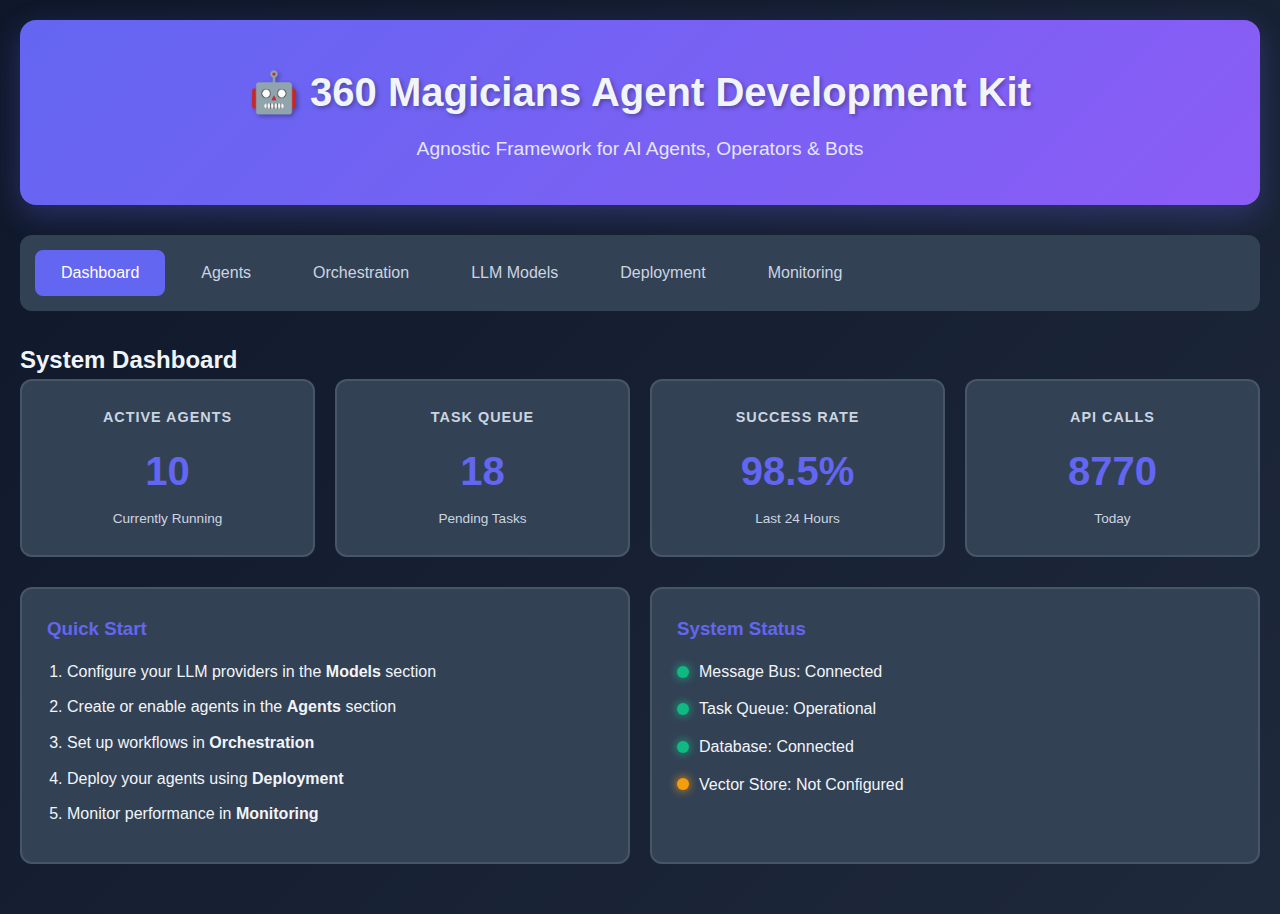
<file: index.html>
<!DOCTYPE html>
<html lang="en">
<head>
    <meta charset="UTF-8">
    <meta name="viewport" content="width=device-width, initial-scale=1.0">
    <title>360 Magicians - Agent Development Kit</title>
    <link rel="stylesheet" href="styles.css">
</head>
<body>
    <div class="container">
        <header>
            <h1>🤖 360 Magicians Agent Development Kit</h1>
            <p class="subtitle">Agnostic Framework for AI Agents, Operators & Bots</p>
        </header>

        <nav class="main-nav">
            <button class="nav-btn active" data-section="dashboard">Dashboard</button>
            <button class="nav-btn" data-section="agents">Agents</button>
            <button class="nav-btn" data-section="orchestration">Orchestration</button>
            <button class="nav-btn" data-section="models">LLM Models</button>
            <button class="nav-btn" data-section="deployment">Deployment</button>
            <button class="nav-btn" data-section="monitoring">Monitoring</button>
        </nav>

        <main id="content-area">
            <!-- Dashboard Section -->
            <section id="dashboard" class="content-section active">
                <h2>System Dashboard</h2>
                <div class="stats-grid">
                    <div class="stat-card">
                        <h3>Active Agents</h3>
                        <p class="stat-number" id="active-agents-count">0</p>
                        <p class="stat-label">Currently Running</p>
                    </div>
                    <div class="stat-card">
                        <h3>Task Queue</h3>
                        <p class="stat-number" id="task-queue-count">0</p>
                        <p class="stat-label">Pending Tasks</p>
                    </div>
                    <div class="stat-card">
                        <h3>Success Rate</h3>
                        <p class="stat-number" id="success-rate">98.5%</p>
                        <p class="stat-label">Last 24 Hours</p>
                    </div>
                    <div class="stat-card">
                        <h3>API Calls</h3>
                        <p class="stat-number" id="api-calls">0</p>
                        <p class="stat-label">Today</p>
                    </div>
                </div>

                <div class="section-grid">
                    <div class="info-panel">
                        <h3>Quick Start</h3>
                        <ol>
                            <li>Configure your LLM providers in the <strong>Models</strong> section</li>
                            <li>Create or enable agents in the <strong>Agents</strong> section</li>
                            <li>Set up workflows in <strong>Orchestration</strong></li>
                            <li>Deploy your agents using <strong>Deployment</strong></li>
                            <li>Monitor performance in <strong>Monitoring</strong></li>
                        </ol>
                    </div>
                    <div class="info-panel">
                        <h3>System Status</h3>
                        <div class="status-list">
                            <div class="status-item">
                                <span class="status-dot status-ok"></span>
                                <span>Message Bus: Connected</span>
                            </div>
                            <div class="status-item">
                                <span class="status-dot status-ok"></span>
                                <span>Task Queue: Operational</span>
                            </div>
                            <div class="status-item">
                                <span class="status-dot status-ok"></span>
                                <span>Database: Connected</span>
                            </div>
                            <div class="status-item">
                                <span class="status-dot status-warning"></span>
                                <span>Vector Store: Not Configured</span>
                            </div>
                        </div>
                    </div>
                </div>
            </section>

            <!-- Agents Section -->
            <section id="agents" class="content-section">
                <h2>Agent Management</h2>
                <div class="section-header">
                    <button class="btn btn-primary" onclick="showAgentForm()">+ Create New Agent</button>
                    <input type="text" id="agent-search" placeholder="Search agents..." class="search-input">
                </div>

                <div class="tabs">
                    <button class="tab-btn active" data-tab="internal">Internal Agents</button>
                    <button class="tab-btn" data-tab="external">External Agents</button>
                    <button class="tab-btn" data-tab="operators">Specialized Operators</button>
                </div>

                <div id="internal" class="tab-content active">
                    <div class="agents-grid" id="internal-agents-grid">
                        <!-- Agents will be dynamically loaded here -->
                    </div>
                </div>

                <div id="external" class="tab-content">
                    <div class="agents-grid" id="external-agents-grid">
                        <!-- External agents will be dynamically loaded here -->
                    </div>
                </div>

                <div id="operators" class="tab-content">
                    <div class="agents-grid" id="operators-grid">
                        <!-- Operators will be dynamically loaded here -->
                    </div>
                </div>
            </section>

            <!-- Orchestration Section -->
            <section id="orchestration" class="content-section">
                <h2>Workflow Orchestration</h2>
                <div class="section-header">
                    <button class="btn btn-primary" onclick="createWorkflow()">+ New Workflow</button>
                </div>

                <div class="workflow-builder">
                    <div class="workflow-sidebar">
                        <h3>Available Agents</h3>
                        <div id="draggable-agents" class="draggable-list">
                            <!-- Will be populated from agent registry -->
                        </div>
                    </div>
                    <div class="workflow-canvas">
                        <h3>Workflow Canvas</h3>
                        <p class="placeholder-text">Drag agents here to build your workflow</p>
                        <div id="workflow-area" class="canvas-area">
                            <!-- Workflow nodes will be added here -->
                        </div>
                    </div>
                    <div class="workflow-properties">
                        <h3>Properties</h3>
                        <div id="node-properties">
                            <p class="placeholder-text">Select a node to edit properties</p>
                        </div>
                    </div>
                </div>

                <div class="workflow-controls">
                    <button class="btn" onclick="saveWorkflow()">Save Workflow</button>
                    <button class="btn" onclick="validateWorkflow()">Validate</button>
                    <button class="btn btn-primary" onclick="deployWorkflow()">Deploy</button>
                </div>
            </section>

            <!-- Models Section -->
            <section id="models" class="content-section">
                <h2>LLM Model Configuration</h2>
                <div class="section-header">
                    <button class="btn btn-primary" onclick="addModelProvider()">+ Add Provider</button>
                </div>

                <div class="models-grid">
                    <div class="model-provider-card">
                        <h3>OpenAI</h3>
                        <div class="form-group">
                            <label>API Key</label>
                            <input type="password" id="openai-key" placeholder="sk-..." class="form-input">
                        </div>
                        <div class="form-group">
                            <label>Models</label>
                            <div class="checkbox-group">
                                <label><input type="checkbox" value="gpt-4o"> GPT-4o</label>
                                <label><input type="checkbox" value="gpt-4-turbo"> GPT-4 Turbo</label>
                                <label><input type="checkbox" value="gpt-3.5-turbo"> GPT-3.5 Turbo</label>
                            </div>
                        </div>
                        <button class="btn btn-small" onclick="testConnection('openai')">Test Connection</button>
                    </div>

                    <div class="model-provider-card">
                        <h3>Anthropic</h3>
                        <div class="form-group">
                            <label>API Key</label>
                            <input type="password" id="anthropic-key" placeholder="sk-ant-..." class="form-input">
                        </div>
                        <div class="form-group">
                            <label>Models</label>
                            <div class="checkbox-group">
                                <label><input type="checkbox" value="claude-sonnet-4"> Claude Sonnet 4</label>
                                <label><input type="checkbox" value="claude-opus-4"> Claude Opus 4</label>
                            </div>
                        </div>
                        <button class="btn btn-small" onclick="testConnection('anthropic')">Test Connection</button>
                    </div>

                    <div class="model-provider-card">
                        <h3>Local (Ollama)</h3>
                        <div class="form-group">
                            <label>Endpoint</label>
                            <input type="text" id="ollama-endpoint" value="http://localhost:11434" class="form-input">
                        </div>
                        <div class="form-group">
                            <label>Models</label>
                            <div class="checkbox-group">
                                <label><input type="checkbox" value="llama3"> Llama 3</label>
                                <label><input type="checkbox" value="mistral"> Mistral</label>
                                <label><input type="checkbox" value="codellama"> CodeLlama</label>
                            </div>
                        </div>
                        <button class="btn btn-small" onclick="testConnection('ollama')">Test Connection</button>
                    </div>

                    <div class="model-provider-card">
                        <h3>Google</h3>
                        <div class="form-group">
                            <label>API Key</label>
                            <input type="password" id="google-key" placeholder="API Key..." class="form-input">
                        </div>
                        <div class="form-group">
                            <label>Models</label>
                            <div class="checkbox-group">
                                <label><input type="checkbox" value="gemini-pro"> Gemini Pro</label>
                                <label><input type="checkbox" value="gemini-ultra"> Gemini Ultra</label>
                            </div>
                        </div>
                        <button class="btn btn-small" onclick="testConnection('google')">Test Connection</button>
                    </div>
                </div>

                <div class="model-router-config">
                    <h3>Model Router Configuration</h3>
                    <div class="form-group">
                        <label>Routing Strategy</label>
                        <select class="form-input" id="routing-strategy">
                            <option value="cost">Cost Optimization</option>
                            <option value="latency">Latency Optimization</option>
                            <option value="quality">Quality Optimization</option>
                            <option value="custom">Custom</option>
                        </select>
                    </div>
                    <div class="form-group">
                        <label>Fallback Chain</label>
                        <textarea class="form-input" rows="3" placeholder="primary_model, backup_model, local_model"></textarea>
                    </div>
                </div>
            </section>

            <!-- Deployment Section -->
            <section id="deployment" class="content-section">
                <h2>Deployment Configuration</h2>
                
                <div class="deployment-options">
                    <div class="deployment-card">
                        <h3>🐳 Docker Compose</h3>
                        <p>Deploy agents using Docker Compose for local/development environments</p>
                        <div class="form-group">
                            <label>Docker Compose File</label>
                            <textarea id="docker-compose-config" class="form-input code-input" rows="15">version: '3.8'

services:
  agent-orchestrator:
    image: 360magicians/orchestrator:latest
    environment:
      - REDIS_URL=redis://redis:6379
      - DATABASE_URL=postgresql://postgres:5432/agents
    ports:
      - "8000:8000"
  
  redis:
    image: redis:alpine
    ports:
      - "6379:6379"
  
  postgres:
    image: postgres:15
    environment:
      - POSTGRES_DB=agents
      - POSTGRES_PASSWORD=changeme
    ports:
      - "5432:5432"</textarea>
                        </div>
                        <button class="btn btn-primary" onclick="generateDockerCompose()">Generate Config</button>
                        <button class="btn" onclick="downloadConfig('docker-compose')">Download</button>
                    </div>

                    <div class="deployment-card">
                        <h3>☸️ Kubernetes</h3>
                        <p>Deploy agents on Kubernetes for production environments</p>
                        <div class="form-group">
                            <label>Kubernetes Manifest</label>
                            <textarea id="k8s-config" class="form-input code-input" rows="15">apiVersion: apps/v1
kind: Deployment
metadata:
  name: agent-orchestrator
spec:
  replicas: 3
  selector:
    matchLabels:
      app: agent-orchestrator
  template:
    metadata:
      labels:
        app: agent-orchestrator
    spec:
      containers:
      - name: orchestrator
        image: 360magicians/orchestrator:latest
        ports:
        - containerPort: 8000
        env:
        - name: REDIS_URL
          value: "redis://redis-service:6379"</textarea>
                        </div>
                        <button class="btn btn-primary" onclick="generateK8sConfig()">Generate Config</button>
                        <button class="btn" onclick="downloadConfig('k8s')">Download</button>
                    </div>
                </div>

                <div class="deployment-settings">
                    <h3>Environment Configuration</h3>
                    <div class="form-group">
                        <label>Environment Variables</label>
                        <textarea id="env-vars" class="form-input code-input" rows="10" placeholder="OPENAI_API_KEY=sk-...
ANTHROPIC_API_KEY=sk-ant-...
DATABASE_URL=postgresql://...
REDIS_URL=redis://..."></textarea>
                    </div>
                    <button class="btn" onclick="saveEnvConfig()">Save Configuration</button>
                    <button class="btn" onclick="downloadConfig('env')">Download .env</button>
                </div>
            </section>

            <!-- Monitoring Section -->
            <section id="monitoring" class="content-section">
                <h2>Monitoring & Analytics</h2>
                
                <div class="monitoring-grid">
                    <div class="monitor-card">
                        <h3>Agent Performance</h3>
                        <div class="chart-placeholder">
                            <canvas id="performance-chart"></canvas>
                        </div>
                    </div>
                    <div class="monitor-card">
                        <h3>Request Volume</h3>
                        <div class="chart-placeholder">
                            <canvas id="volume-chart"></canvas>
                        </div>
                    </div>
                </div>

                <div class="logs-section">
                    <h3>Recent Logs</h3>
                    <div class="log-controls">
                        <select class="form-input" id="log-level">
                            <option value="all">All Levels</option>
                            <option value="error">Error</option>
                            <option value="warn">Warning</option>
                            <option value="info">Info</option>
                            <option value="debug">Debug</option>
                        </select>
                        <button class="btn btn-small" onclick="refreshLogs()">Refresh</button>
                        <button class="btn btn-small" onclick="clearLogs()">Clear</button>
                    </div>
                    <div id="log-output" class="log-output">
                        <div class="log-entry log-info">[2024-12-14 04:34:10] INFO: System initialized</div>
                        <div class="log-entry log-info">[2024-12-14 04:34:11] INFO: Agent registry loaded</div>
                        <div class="log-entry log-success">[2024-12-14 04:34:12] SUCCESS: All services operational</div>
                    </div>
                </div>

                <div class="alerts-section">
                    <h3>Active Alerts</h3>
                    <div id="alerts-list" class="alerts-list">
                        <p class="placeholder-text">No active alerts</p>
                    </div>
                </div>
            </section>
        </main>

        <!-- Modal for Agent Creation/Editing -->
        <div id="agent-modal" class="modal">
            <div class="modal-content">
                <span class="close" onclick="closeAgentForm()">&times;</span>
                <h2>Create/Edit Agent</h2>
                <form id="agent-form">
                    <div class="form-group">
                        <label>Agent Name</label>
                        <input type="text" id="agent-name" class="form-input" required>
                    </div>
                    <div class="form-group">
                        <label>Agent Type</label>
                        <select id="agent-type" class="form-input" required>
                            <option value="internal">Internal</option>
                            <option value="external">External</option>
                            <option value="operator">Specialized Operator</option>
                        </select>
                    </div>
                    <div class="form-group">
                        <label>Description</label>
                        <textarea id="agent-description" class="form-input" rows="3"></textarea>
                    </div>
                    <div class="form-group">
                        <label>Capabilities (comma-separated)</label>
                        <input type="text" id="agent-capabilities" class="form-input" placeholder="data_validation, transformation">
                    </div>
                    <div class="form-group">
                        <label>Model Provider</label>
                        <select id="agent-model" class="form-input">
                            <option value="openai">OpenAI</option>
                            <option value="anthropic">Anthropic</option>
                            <option value="ollama">Ollama (Local)</option>
                            <option value="google">Google</option>
                        </select>
                    </div>
                    <div class="form-group">
                        <label>Concurrency</label>
                        <input type="number" id="agent-concurrency" class="form-input" value="10">
                    </div>
                    <div class="form-actions">
                        <button type="submit" class="btn btn-primary">Save Agent</button>
                        <button type="button" class="btn" onclick="closeAgentForm()">Cancel</button>
                    </div>
                </form>
            </div>
        </div>
    </div>

    <script src="app.js"></script>
</body>
</html>
</file>
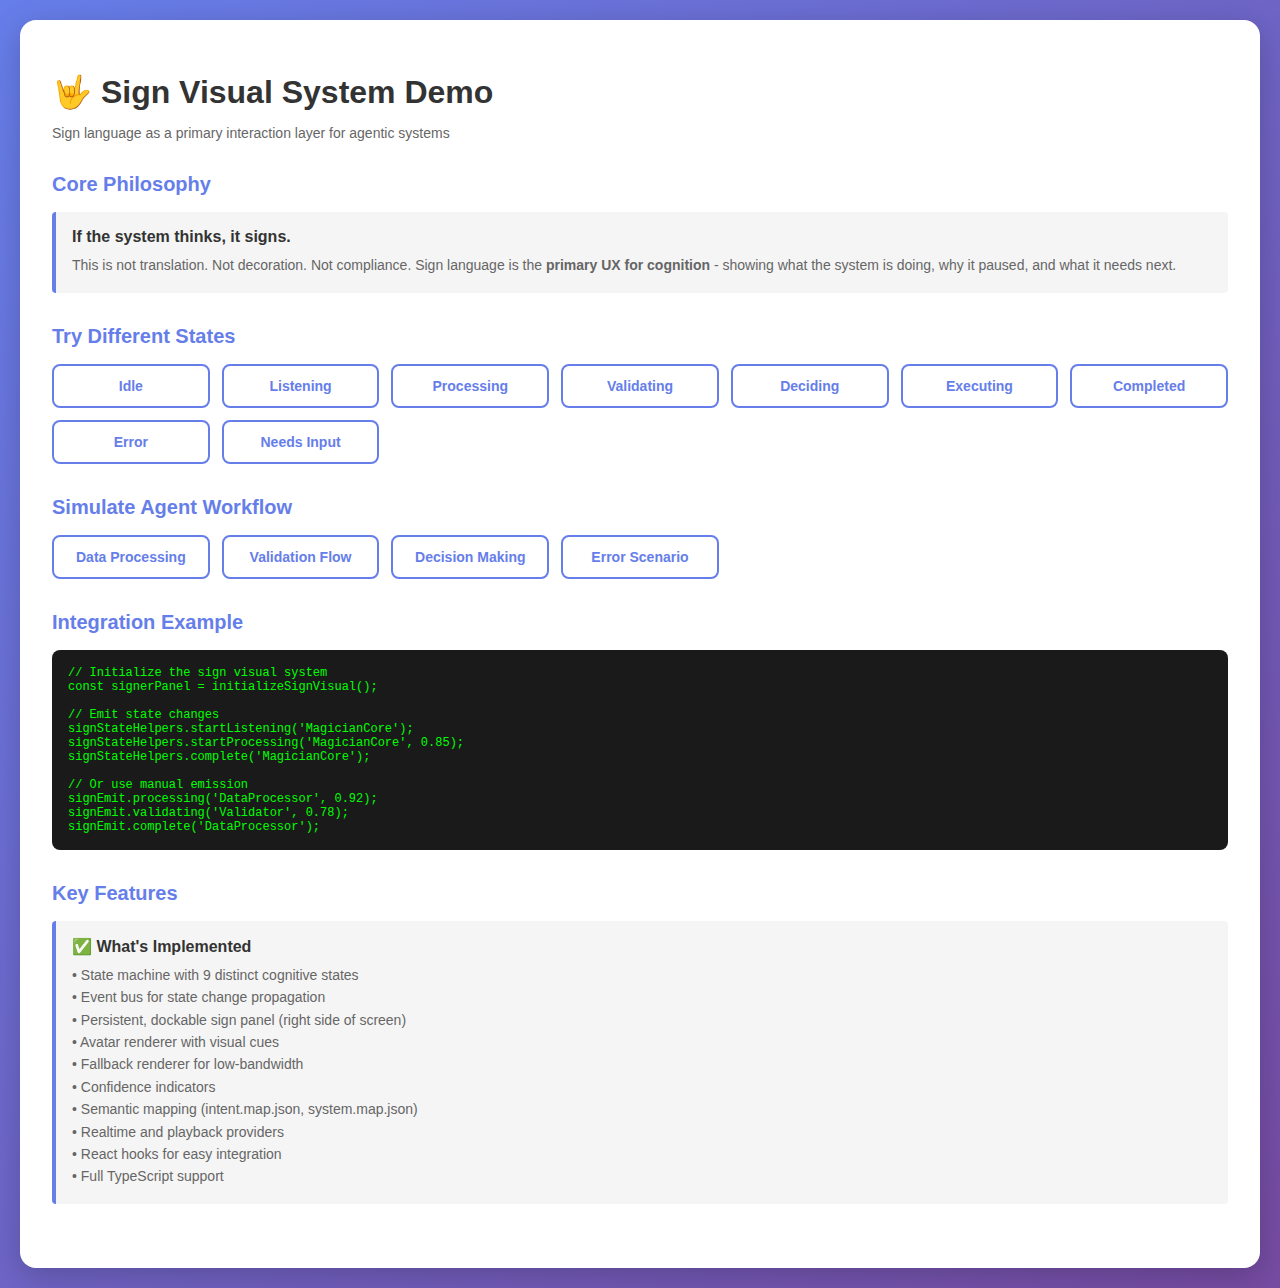
<file: sign-visual-demo.html>
<!DOCTYPE html>
<html lang="en">
<head>
    <meta charset="UTF-8">
    <meta name="viewport" content="width=device-width, initial-scale=1.0">
    <title>Sign Visual System Demo</title>
    <link rel="stylesheet" href="sign-visual/sign-visual.css">
    <style>
        body {
            font-family: -apple-system, BlinkMacSystemFont, 'Segoe UI', Roboto, Oxygen, Ubuntu, sans-serif;
            margin: 0;
            padding: 20px;
            background: linear-gradient(135deg, #667eea 0%, #764ba2 100%);
            min-height: 100vh;
        }
        
        .demo-container {
            max-width: 1200px;
            margin: 0 auto;
            background: white;
            border-radius: 16px;
            padding: 32px;
            box-shadow: 0 8px 32px rgba(0, 0, 0, 0.2);
        }
        
        h1 {
            color: #333;
            margin-bottom: 8px;
        }
        
        .subtitle {
            color: #666;
            margin-bottom: 32px;
            font-size: 14px;
        }
        
        .demo-section {
            margin-bottom: 32px;
        }
        
        .demo-section h2 {
            color: #667eea;
            font-size: 20px;
            margin-bottom: 16px;
        }
        
        .button-grid {
            display: grid;
            grid-template-columns: repeat(auto-fill, minmax(150px, 1fr));
            gap: 12px;
        }
        
        .demo-btn {
            padding: 12px 16px;
            border: 2px solid #667eea;
            background: white;
            color: #667eea;
            border-radius: 8px;
            cursor: pointer;
            font-weight: 600;
            font-size: 14px;
            transition: all 0.2s;
        }
        
        .demo-btn:hover {
            background: #667eea;
            color: white;
        }
        
        .demo-btn:active {
            transform: scale(0.95);
        }
        
        .info-box {
            background: #f5f5f5;
            border-left: 4px solid #667eea;
            padding: 16px;
            border-radius: 4px;
            margin-top: 16px;
        }
        
        .info-box h3 {
            margin: 0 0 8px 0;
            color: #333;
            font-size: 16px;
        }
        
        .info-box p {
            margin: 0;
            color: #666;
            font-size: 14px;
            line-height: 1.6;
        }
        
        .code-block {
            background: #1a1a1a;
            color: #00ff00;
            padding: 16px;
            border-radius: 8px;
            font-family: 'Courier New', monospace;
            font-size: 12px;
            overflow-x: auto;
            margin-top: 16px;
        }
    </style>
</head>
<body>
    <div class="demo-container">
        <h1>🤟 Sign Visual System Demo</h1>
        <p class="subtitle">
            Sign language as a primary interaction layer for agentic systems
        </p>
        
        <div class="demo-section">
            <h2>Core Philosophy</h2>
            <div class="info-box">
                <h3>If the system thinks, it signs.</h3>
                <p>
                    This is not translation. Not decoration. Not compliance.
                    Sign language is the <strong>primary UX for cognition</strong> - 
                    showing what the system is doing, why it paused, and what it needs next.
                </p>
            </div>
        </div>
        
        <div class="demo-section">
            <h2>Try Different States</h2>
            <div class="button-grid">
                <button class="demo-btn" onclick="emitState('idle')">Idle</button>
                <button class="demo-btn" onclick="emitState('listening')">Listening</button>
                <button class="demo-btn" onclick="emitState('processing')">Processing</button>
                <button class="demo-btn" onclick="emitState('validating')">Validating</button>
                <button class="demo-btn" onclick="emitState('deciding')">Deciding</button>
                <button class="demo-btn" onclick="emitState('executing')">Executing</button>
                <button class="demo-btn" onclick="emitState('completed')">Completed</button>
                <button class="demo-btn" onclick="emitState('error')">Error</button>
                <button class="demo-btn" onclick="emitState('waiting_input')">Needs Input</button>
            </div>
        </div>
        
        <div class="demo-section">
            <h2>Simulate Agent Workflow</h2>
            <div class="button-grid">
                <button class="demo-btn" onclick="simulateDataProcessing()">Data Processing</button>
                <button class="demo-btn" onclick="simulateValidation()">Validation Flow</button>
                <button class="demo-btn" onclick="simulateDecision()">Decision Making</button>
                <button class="demo-btn" onclick="simulateError()">Error Scenario</button>
            </div>
        </div>
        
        <div class="demo-section">
            <h2>Integration Example</h2>
            <div class="code-block">
// Initialize the sign visual system<br>
const signerPanel = initializeSignVisual();<br>
<br>
// Emit state changes<br>
signStateHelpers.startListening('MagicianCore');<br>
signStateHelpers.startProcessing('MagicianCore', 0.85);<br>
signStateHelpers.complete('MagicianCore');<br>
<br>
// Or use manual emission<br>
signEmit.processing('DataProcessor', 0.92);<br>
signEmit.validating('Validator', 0.78);<br>
signEmit.complete('DataProcessor');
            </div>
        </div>
        
        <div class="demo-section">
            <h2>Key Features</h2>
            <div class="info-box">
                <h3>✅ What's Implemented</h3>
                <p>
                    • State machine with 9 distinct cognitive states<br>
                    • Event bus for state change propagation<br>
                    • Persistent, dockable sign panel (right side of screen)<br>
                    • Avatar renderer with visual cues<br>
                    • Fallback renderer for low-bandwidth<br>
                    • Confidence indicators<br>
                    • Semantic mapping (intent.map.json, system.map.json)<br>
                    • Realtime and playback providers<br>
                    • React hooks for easy integration<br>
                    • Full TypeScript support
                </p>
            </div>
        </div>
    </div>
    
    <script type="module">
        // Import sign visual system
        import { SignerPanel } from './sign-visual/components/SignerPanel.tsx';
        import { signStateHelpers } from './sign-visual/hooks/useSignState.ts';
        import { realtimeProvider } from './sign-visual/providers/realtime.ts';
        
        // Initialize sign panel
        const container = document.createElement('div');
        container.id = 'sign-panel-container';
        document.body.appendChild(container);
        
        const signerPanel = new SignerPanel(container, {
            position: 'right',
            size: 'medium',
            resizable: true,
            draggable: true
        });
        
        // Subscribe to state changes
        realtimeProvider.onStateChange((event) => {
            signerPanel.updateState(event);
            console.log('[Demo] State changed:', event);
        });
        
        // Make functions globally available
        window.emitState = function(state) {
            const confidenceMap = {
                'idle': undefined,
                'listening': undefined,
                'processing': 0.85,
                'validating': 0.78,
                'deciding': 0.65,
                'executing': 0.90,
                'completed': undefined,
                'error': undefined,
                'waiting_input': undefined
            };
            
            realtimeProvider.emitStateChange({
                actor: 'DemoAgent',
                state: state,
                confidence: confidenceMap[state],
                requiresUser: state === 'waiting_input',
                context: {
                    action: `Demonstrating ${state} state`
                }
            });
        };
        
        window.simulateDataProcessing = async function() {
            signStateHelpers.startListening('DataProcessor');
            await sleep(1000);
            signStateHelpers.startProcessing('DataProcessor', 0.88);
            await sleep(2000);
            signStateHelpers.startValidating('DataProcessor', 0.92);
            await sleep(1500);
            signStateHelpers.complete('DataProcessor');
        };
        
        window.simulateValidation = async function() {
            signStateHelpers.startValidating('Validator', 0.75);
            await sleep(1500);
            signStateHelpers.startDeciding('Validator', 0.68);
            await sleep(1500);
            signStateHelpers.complete('Validator');
        };
        
        window.simulateDecision = async function() {
            signStateHelpers.startListening('DecisionAgent');
            await sleep(1000);
            signStateHelpers.startProcessing('DecisionAgent', 0.80);
            await sleep(1500);
            signStateHelpers.startDeciding('DecisionAgent', 0.55);
            await sleep(2000);
            signStateHelpers.startExecuting('DecisionAgent', 'Executing chosen action');
            await sleep(1500);
            signStateHelpers.complete('DecisionAgent');
        };
        
        window.simulateError = async function() {
            signStateHelpers.startProcessing('ErrorAgent', 0.90);
            await sleep(1500);
            signStateHelpers.error('ErrorAgent', 'Simulated error condition');
            await sleep(2000);
            signStateHelpers.idle('ErrorAgent');
        };
        
        function sleep(ms) {
            return new Promise(resolve => setTimeout(resolve, ms));
        }
        
        // Initial state
        window.emitState('idle');
        
        console.log('[Demo] Sign Visual System initialized');
    </script>
</body>
</html>
</file>
<file: styles.css>
/* Global Styles */
* {
    margin: 0;
    padding: 0;
    box-sizing: border-box;
}

:root {
    --primary-color: #6366f1;
    --primary-dark: #4f46e5;
    --secondary-color: #8b5cf6;
    --success-color: #10b981;
    --warning-color: #f59e0b;
    --danger-color: #ef4444;
    --dark-bg: #1e293b;
    --darker-bg: #0f172a;
    --card-bg: #334155;
    --text-primary: #f1f5f9;
    --text-secondary: #cbd5e1;
    --border-color: #475569;
}

body {
    font-family: 'Segoe UI', Tahoma, Geneva, Verdana, sans-serif;
    background: linear-gradient(135deg, var(--darker-bg) 0%, var(--dark-bg) 100%);
    color: var(--text-primary);
    min-height: 100vh;
    line-height: 1.6;
}

.container {
    max-width: 1400px;
    margin: 0 auto;
    padding: 20px;
}

/* Header */
header {
    text-align: center;
    padding: 40px 20px;
    background: linear-gradient(135deg, var(--primary-color) 0%, var(--secondary-color) 100%);
    border-radius: 16px;
    margin-bottom: 30px;
    box-shadow: 0 10px 30px rgba(99, 102, 241, 0.3);
}

header h1 {
    font-size: 2.5rem;
    margin-bottom: 10px;
    text-shadow: 2px 2px 4px rgba(0, 0, 0, 0.3);
}

.subtitle {
    font-size: 1.2rem;
    opacity: 0.9;
}

/* Navigation */
.main-nav {
    display: flex;
    gap: 10px;
    margin-bottom: 30px;
    flex-wrap: wrap;
    background: var(--card-bg);
    padding: 15px;
    border-radius: 12px;
}

.nav-btn {
    padding: 12px 24px;
    background: transparent;
    color: var(--text-secondary);
    border: 2px solid transparent;
    border-radius: 8px;
    cursor: pointer;
    font-size: 1rem;
    font-weight: 500;
    transition: all 0.3s ease;
}

.nav-btn:hover {
    background: var(--dark-bg);
    color: var(--text-primary);
}

.nav-btn.active {
    background: var(--primary-color);
    color: white;
    border-color: var(--primary-color);
}

/* Content Sections */
.content-section {
    display: none;
    animation: fadeIn 0.3s ease;
}

.content-section.active {
    display: block;
}

@keyframes fadeIn {
    from {
        opacity: 0;
        transform: translateY(10px);
    }
    to {
        opacity: 1;
        transform: translateY(0);
    }
}

/* Stats Grid */
.stats-grid {
    display: grid;
    grid-template-columns: repeat(auto-fit, minmax(250px, 1fr));
    gap: 20px;
    margin-bottom: 30px;
}

.stat-card {
    background: var(--card-bg);
    padding: 25px;
    border-radius: 12px;
    text-align: center;
    border: 2px solid var(--border-color);
    transition: transform 0.3s ease, box-shadow 0.3s ease;
}

.stat-card:hover {
    transform: translateY(-5px);
    box-shadow: 0 10px 30px rgba(99, 102, 241, 0.2);
}

.stat-card h3 {
    font-size: 0.9rem;
    color: var(--text-secondary);
    margin-bottom: 10px;
    text-transform: uppercase;
    letter-spacing: 1px;
}

.stat-number {
    font-size: 2.5rem;
    font-weight: bold;
    color: var(--primary-color);
    margin-bottom: 5px;
}

.stat-label {
    font-size: 0.85rem;
    color: var(--text-secondary);
}

/* Section Grid */
.section-grid {
    display: grid;
    grid-template-columns: repeat(auto-fit, minmax(400px, 1fr));
    gap: 20px;
    margin-bottom: 30px;
}

.info-panel {
    background: var(--card-bg);
    padding: 25px;
    border-radius: 12px;
    border: 2px solid var(--border-color);
}

.info-panel h3 {
    margin-bottom: 15px;
    color: var(--primary-color);
}

.info-panel ol {
    margin-left: 20px;
}

.info-panel li {
    margin-bottom: 10px;
}

/* Status List */
.status-list {
    display: flex;
    flex-direction: column;
    gap: 12px;
}

.status-item {
    display: flex;
    align-items: center;
    gap: 10px;
}

.status-dot {
    width: 12px;
    height: 12px;
    border-radius: 50%;
}

.status-ok {
    background: var(--success-color);
    box-shadow: 0 0 10px var(--success-color);
}

.status-warning {
    background: var(--warning-color);
    box-shadow: 0 0 10px var(--warning-color);
}

.status-error {
    background: var(--danger-color);
    box-shadow: 0 0 10px var(--danger-color);
}

/* Section Header */
.section-header {
    display: flex;
    justify-content: space-between;
    align-items: center;
    margin-bottom: 20px;
    gap: 15px;
    flex-wrap: wrap;
}

/* Buttons */
.btn {
    padding: 10px 20px;
    background: var(--card-bg);
    color: var(--text-primary);
    border: 2px solid var(--border-color);
    border-radius: 8px;
    cursor: pointer;
    font-size: 1rem;
    transition: all 0.3s ease;
}

.btn:hover {
    background: var(--dark-bg);
    border-color: var(--primary-color);
}

.btn-primary {
    background: var(--primary-color);
    border-color: var(--primary-color);
    color: white;
}

.btn-primary:hover {
    background: var(--primary-dark);
    border-color: var(--primary-dark);
}

.btn-small {
    padding: 6px 12px;
    font-size: 0.9rem;
}

/* Search Input */
.search-input {
    padding: 10px 15px;
    background: var(--dark-bg);
    color: var(--text-primary);
    border: 2px solid var(--border-color);
    border-radius: 8px;
    font-size: 1rem;
    min-width: 250px;
}

.search-input:focus {
    outline: none;
    border-color: var(--primary-color);
}

/* Tabs */
.tabs {
    display: flex;
    gap: 10px;
    margin-bottom: 20px;
    border-bottom: 2px solid var(--border-color);
}

.tab-btn {
    padding: 12px 24px;
    background: transparent;
    color: var(--text-secondary);
    border: none;
    border-bottom: 3px solid transparent;
    cursor: pointer;
    font-size: 1rem;
    transition: all 0.3s ease;
}

.tab-btn:hover {
    color: var(--text-primary);
}

.tab-btn.active {
    color: var(--primary-color);
    border-bottom-color: var(--primary-color);
}

.tab-content {
    display: none;
}

.tab-content.active {
    display: block;
}

/* Agents Grid */
.agents-grid {
    display: grid;
    grid-template-columns: repeat(auto-fill, minmax(300px, 1fr));
    gap: 20px;
}

.agent-card {
    background: var(--card-bg);
    padding: 20px;
    border-radius: 12px;
    border: 2px solid var(--border-color);
    transition: transform 0.3s ease, box-shadow 0.3s ease;
    cursor: pointer;
}

.agent-card:hover {
    transform: translateY(-5px);
    box-shadow: 0 10px 30px rgba(99, 102, 241, 0.2);
    border-color: var(--primary-color);
}

.agent-card h3 {
    color: var(--primary-color);
    margin-bottom: 10px;
}

.agent-status {
    display: inline-block;
    padding: 4px 12px;
    border-radius: 12px;
    font-size: 0.85rem;
    margin-bottom: 10px;
}

.agent-status.active {
    background: rgba(16, 185, 129, 0.2);
    color: var(--success-color);
}

.agent-status.inactive {
    background: rgba(148, 163, 184, 0.2);
    color: var(--text-secondary);
}

.agent-description {
    color: var(--text-secondary);
    font-size: 0.9rem;
    margin-bottom: 15px;
}

.agent-capabilities {
    display: flex;
    flex-wrap: wrap;
    gap: 8px;
    margin-top: 10px;
}

.capability-tag {
    padding: 4px 10px;
    background: rgba(99, 102, 241, 0.2);
    color: var(--primary-color);
    border-radius: 6px;
    font-size: 0.8rem;
}

/* Workflow Builder */
.workflow-builder {
    display: grid;
    grid-template-columns: 250px 1fr 250px;
    gap: 20px;
    margin-bottom: 20px;
    min-height: 500px;
}

.workflow-sidebar,
.workflow-canvas,
.workflow-properties {
    background: var(--card-bg);
    padding: 20px;
    border-radius: 12px;
    border: 2px solid var(--border-color);
}

.workflow-sidebar h3,
.workflow-canvas h3,
.workflow-properties h3 {
    margin-bottom: 15px;
    color: var(--primary-color);
}

.draggable-list {
    display: flex;
    flex-direction: column;
    gap: 10px;
}

.draggable-item {
    padding: 10px;
    background: var(--dark-bg);
    border: 2px solid var(--border-color);
    border-radius: 8px;
    cursor: move;
    transition: all 0.3s ease;
}

.draggable-item:hover {
    border-color: var(--primary-color);
    transform: scale(1.05);
}

.canvas-area {
    min-height: 400px;
    background: var(--dark-bg);
    border-radius: 8px;
    padding: 20px;
    position: relative;
}

.placeholder-text {
    color: var(--text-secondary);
    text-align: center;
    padding: 20px;
}

.workflow-controls {
    display: flex;
    gap: 10px;
    justify-content: flex-end;
}

/* Model Provider Cards */
.models-grid {
    display: grid;
    grid-template-columns: repeat(auto-fill, minmax(300px, 1fr));
    gap: 20px;
    margin-bottom: 30px;
}

.model-provider-card {
    background: var(--card-bg);
    padding: 20px;
    border-radius: 12px;
    border: 2px solid var(--border-color);
}

.model-provider-card h3 {
    color: var(--primary-color);
    margin-bottom: 15px;
}

/* Form Elements */
.form-group {
    margin-bottom: 20px;
}

.form-group label {
    display: block;
    margin-bottom: 8px;
    color: var(--text-secondary);
    font-weight: 500;
}

.form-input {
    width: 100%;
    padding: 10px;
    background: var(--dark-bg);
    color: var(--text-primary);
    border: 2px solid var(--border-color);
    border-radius: 8px;
    font-size: 1rem;
    font-family: inherit;
}

.form-input:focus {
    outline: none;
    border-color: var(--primary-color);
}

.code-input {
    font-family: 'Courier New', monospace;
    font-size: 0.9rem;
    line-height: 1.5;
}

.checkbox-group {
    display: flex;
    flex-direction: column;
    gap: 8px;
}

.checkbox-group label {
    display: flex;
    align-items: center;
    gap: 8px;
    cursor: pointer;
}

.checkbox-group input[type="checkbox"] {
    width: 18px;
    height: 18px;
    cursor: pointer;
}

/* Model Router Config */
.model-router-config {
    background: var(--card-bg);
    padding: 25px;
    border-radius: 12px;
    border: 2px solid var(--border-color);
    margin-top: 30px;
}

.model-router-config h3 {
    color: var(--primary-color);
    margin-bottom: 20px;
}

/* Deployment Cards */
.deployment-options {
    display: grid;
    grid-template-columns: repeat(auto-fit, minmax(500px, 1fr));
    gap: 20px;
    margin-bottom: 30px;
}

.deployment-card {
    background: var(--card-bg);
    padding: 25px;
    border-radius: 12px;
    border: 2px solid var(--border-color);
}

.deployment-card h3 {
    color: var(--primary-color);
    margin-bottom: 10px;
}

.deployment-card p {
    color: var(--text-secondary);
    margin-bottom: 20px;
}

.deployment-settings {
    background: var(--card-bg);
    padding: 25px;
    border-radius: 12px;
    border: 2px solid var(--border-color);
}

.deployment-settings h3 {
    color: var(--primary-color);
    margin-bottom: 20px;
}

/* Monitoring */
.monitoring-grid {
    display: grid;
    grid-template-columns: repeat(auto-fit, minmax(400px, 1fr));
    gap: 20px;
    margin-bottom: 30px;
}

.monitor-card {
    background: var(--card-bg);
    padding: 25px;
    border-radius: 12px;
    border: 2px solid var(--border-color);
}

.monitor-card h3 {
    color: var(--primary-color);
    margin-bottom: 15px;
}

.chart-placeholder {
    min-height: 250px;
    background: var(--dark-bg);
    border-radius: 8px;
    display: flex;
    align-items: center;
    justify-content: center;
    color: var(--text-secondary);
}

/* Logs Section */
.logs-section {
    background: var(--card-bg);
    padding: 25px;
    border-radius: 12px;
    border: 2px solid var(--border-color);
    margin-bottom: 30px;
}

.logs-section h3 {
    color: var(--primary-color);
    margin-bottom: 15px;
}

.log-controls {
    display: flex;
    gap: 10px;
    margin-bottom: 15px;
}

.log-output {
    background: var(--darker-bg);
    padding: 15px;
    border-radius: 8px;
    max-height: 400px;
    overflow-y: auto;
    font-family: 'Courier New', monospace;
    font-size: 0.9rem;
}

.log-entry {
    padding: 8px;
    margin-bottom: 5px;
    border-left: 3px solid transparent;
}

.log-info {
    border-left-color: var(--primary-color);
}

.log-success {
    border-left-color: var(--success-color);
}

.log-warning {
    border-left-color: var(--warning-color);
}

.log-error {
    border-left-color: var(--danger-color);
}

/* Alerts Section */
.alerts-section {
    background: var(--card-bg);
    padding: 25px;
    border-radius: 12px;
    border: 2px solid var(--border-color);
}

.alerts-section h3 {
    color: var(--primary-color);
    margin-bottom: 15px;
}

.alerts-list {
    display: flex;
    flex-direction: column;
    gap: 10px;
}

.alert-item {
    padding: 15px;
    background: var(--dark-bg);
    border-radius: 8px;
    border-left: 4px solid var(--danger-color);
}

/* Modal */
.modal {
    display: none;
    position: fixed;
    z-index: 1000;
    left: 0;
    top: 0;
    width: 100%;
    height: 100%;
    background-color: rgba(0, 0, 0, 0.7);
    animation: fadeIn 0.3s ease;
}

.modal.active {
    display: block;
}

.modal-content {
    background: var(--card-bg);
    margin: 5% auto;
    padding: 30px;
    border-radius: 12px;
    width: 90%;
    max-width: 600px;
    max-height: 80vh;
    overflow-y: auto;
    position: relative;
    animation: slideIn 0.3s ease;
}

@keyframes slideIn {
    from {
        transform: translateY(-50px);
        opacity: 0;
    }
    to {
        transform: translateY(0);
        opacity: 1;
    }
}

.close {
    color: var(--text-secondary);
    float: right;
    font-size: 28px;
    font-weight: bold;
    cursor: pointer;
    transition: color 0.3s ease;
}

.close:hover {
    color: var(--text-primary);
}

.form-actions {
    display: flex;
    gap: 10px;
    margin-top: 20px;
    justify-content: flex-end;
}

/* Responsive Design */
@media (max-width: 1200px) {
    .workflow-builder {
        grid-template-columns: 1fr;
    }
    
    .deployment-options {
        grid-template-columns: 1fr;
    }
}

@media (max-width: 768px) {
    header h1 {
        font-size: 1.8rem;
    }
    
    .subtitle {
        font-size: 1rem;
    }
    
    .stats-grid {
        grid-template-columns: 1fr;
    }
    
    .section-grid {
        grid-template-columns: 1fr;
    }
    
    .section-header {
        flex-direction: column;
        align-items: stretch;
    }
    
    .search-input {
        min-width: 100%;
    }
}

/* Scrollbar Styling */
::-webkit-scrollbar {
    width: 10px;
}

::-webkit-scrollbar-track {
    background: var(--dark-bg);
}

::-webkit-scrollbar-thumb {
    background: var(--border-color);
    border-radius: 5px;
}

::-webkit-scrollbar-thumb:hover {
    background: var(--primary-color);
}
</file>
<file: sign-visual/sign-visual.css>
/**
 * Sign Visual System Styles
 * CSS for sign language visual components
 */

/* =========================
   Signer Panel
   ========================= */

.signer-panel {
  position: fixed;
  background: #ffffff;
  border: 2px solid #e0e0e0;
  border-radius: 12px;
  box-shadow: 0 4px 20px rgba(0, 0, 0, 0.15);
  z-index: 9999;
  display: flex;
  flex-direction: column;
  transition: all 0.3s ease;
  font-family: -apple-system, BlinkMacSystemFont, 'Segoe UI', Roboto, Oxygen, Ubuntu, sans-serif;
}

/* Panel Positions */
.signer-panel.position-right {
  right: 20px;
  top: 50%;
  transform: translateY(-50%);
}

.signer-panel.position-left {
  left: 20px;
  top: 50%;
  transform: translateY(-50%);
}

.signer-panel.position-top {
  top: 20px;
  left: 50%;
  transform: translateX(-50%);
}

.signer-panel.position-bottom {
  bottom: 20px;
  left: 50%;
  transform: translateX(-50%);
}

/* Panel Sizes */
.signer-panel.size-small {
  width: 200px;
  height: 300px;
}

.signer-panel.size-medium {
  width: 300px;
  height: 400px;
}

.signer-panel.size-large {
  width: 400px;
  height: 500px;
}

/* Minimized State */
.signer-panel.minimized {
  height: 50px !important;
  overflow: hidden;
}

.signer-panel.minimized .panel-body,
.signer-panel.minimized .panel-footer {
  display: none;
}

/* Panel Header */
.panel-header {
  padding: 12px 16px;
  background: linear-gradient(135deg, #667eea 0%, #764ba2 100%);
  color: white;
  border-radius: 10px 10px 0 0;
  display: flex;
  justify-content: space-between;
  align-items: center;
  user-select: none;
}

.panel-title {
  font-weight: 600;
  font-size: 14px;
}

.panel-controls {
  display: flex;
  gap: 8px;
}

.control-btn {
  background: rgba(255, 255, 255, 0.2);
  border: none;
  color: white;
  width: 28px;
  height: 28px;
  border-radius: 6px;
  cursor: pointer;
  font-size: 14px;
  display: flex;
  align-items: center;
  justify-content: center;
  transition: background 0.2s;
}

.control-btn:hover {
  background: rgba(255, 255, 255, 0.3);
}

.control-btn:active {
  background: rgba(255, 255, 255, 0.4);
}

/* Panel Body */
.panel-body {
  flex: 1;
  padding: 16px;
  overflow: hidden;
  position: relative;
}

.renderer-container {
  width: 100%;
  height: 100%;
  display: flex;
  align-items: center;
  justify-content: center;
}

/* Panel Footer */
.panel-footer {
  padding: 12px 16px;
  background: #f5f5f5;
  border-top: 1px solid #e0e0e0;
  border-radius: 0 0 10px 10px;
}

.status-text {
  font-size: 12px;
  color: #666;
  text-align: center;
  overflow: hidden;
  text-overflow: ellipsis;
  white-space: nowrap;
}

/* Resize Handle */
.resize-handle {
  position: absolute;
  bottom: 0;
  right: 0;
  width: 20px;
  height: 20px;
  cursor: nwse-resize;
  background: linear-gradient(135deg, transparent 50%, #999 50%);
  border-radius: 0 0 10px 0;
}

/* =========================
   Signer Avatar
   ========================= */

.signer-avatar {
  width: 100%;
  height: 100%;
}

.avatar-container {
  width: 100%;
  height: 100%;
  display: flex;
  flex-direction: column;
  align-items: center;
  justify-content: center;
  gap: 16px;
}

.avatar-figure {
  position: relative;
  width: 120px;
  height: 160px;
  transition: all 0.3s ease;
}

.avatar-head {
  width: 60px;
  height: 60px;
  background: #ffdbac;
  border-radius: 50%;
  margin: 0 auto 10px;
  position: relative;
  box-shadow: 0 2px 8px rgba(0, 0, 0, 0.1);
}

.facial-expression {
  width: 100%;
  height: 100%;
  display: flex;
  align-items: center;
  justify-content: center;
  font-size: 24px;
}

.facial-expression.attentive::before { content: '😊'; }
.facial-expression.focused::before { content: '👀'; }
.facial-expression.concentrated::before { content: '🤔'; }
.facial-expression.scrutinizing::before { content: '🧐'; }
.facial-expression.contemplative::before { content: '💭'; }
.facial-expression.determined::before { content: '💪'; }
.facial-expression.satisfied::before { content: '😌'; }
.facial-expression.concerned::before { content: '😟'; }
.facial-expression.questioning::before { content: '❓'; }

.avatar-body {
  width: 100%;
  height: 90px;
  position: relative;
  display: flex;
  justify-content: space-between;
}

.hand {
  width: 30px;
  height: 30px;
  background: #ffdbac;
  border-radius: 50%;
  position: absolute;
  transition: all 0.4s ease;
  box-shadow: 0 2px 6px rgba(0, 0, 0, 0.1);
}

.hand.left { left: 10px; top: 20px; }
.hand.right { right: 10px; top: 20px; }

/* Hand Positions */
.hand.resting { top: 60px; }
.hand.open { transform: scale(1.2); }
.hand.thinking { top: 10px; }
.hand.checking { top: 30px; transform: rotate(15deg); }
.hand.comparing { top: 25px; }
.hand.doing { top: 40px; transform: translateY(-10px); }
.hand.completion { top: 20px; transform: scale(1.1); }
.hand.warning { transform: scale(1.3) rotate(-10deg); }
.hand.requesting { top: 15px; transform: translateY(-5px); }

/* Animations */
@keyframes minimal {
  0%, 100% { transform: translateY(0); }
  50% { transform: translateY(-2px); }
}

@keyframes tracking {
  0%, 100% { transform: translateX(0); }
  50% { transform: translateX(3px); }
}

@keyframes rhythmic {
  0%, 100% { transform: scale(1); }
  50% { transform: scale(1.05); }
}

@keyframes deliberate {
  0%, 100% { transform: rotate(0deg); }
  33% { transform: rotate(5deg); }
  66% { transform: rotate(-5deg); }
}

@keyframes alternating {
  0%, 100% { transform: translateX(0); }
  50% { transform: translateX(-5px); }
}

@keyframes purposeful {
  0%, 100% { transform: translateY(0); }
  50% { transform: translateY(-8px); }
}

@keyframes confirmatory {
  0%, 100% { transform: scale(1); }
  50% { transform: scale(1.1); }
}

@keyframes alert {
  0%, 100% { transform: rotate(0deg); }
  25% { transform: rotate(-10deg); }
  75% { transform: rotate(10deg); }
}

@keyframes inviting {
  0%, 100% { transform: translateY(0); }
  50% { transform: translateY(-5px); }
}

.animation-minimal { animation: minimal 2s ease-in-out infinite; }
.animation-tracking { animation: tracking 1.5s ease-in-out infinite; }
.animation-rhythmic { animation: rhythmic 1s ease-in-out infinite; }
.animation-deliberate { animation: deliberate 2s ease-in-out infinite; }
.animation-alternating { animation: alternating 1.5s ease-in-out infinite; }
.animation-purposeful { animation: purposeful 1s ease-in-out infinite; }
.animation-confirmatory { animation: confirmatory 1s ease-in-out 3; }
.animation-alert { animation: alert 0.5s ease-in-out infinite; }
.animation-inviting { animation: inviting 1.5s ease-in-out infinite; }

.state-label {
  font-size: 14px;
  font-weight: 600;
  color: #333;
  text-align: center;
}

/* Confidence Indicator */
.confidence-indicator {
  position: absolute;
  bottom: -30px;
  left: 50%;
  transform: translateX(-50%);
  padding: 4px 12px;
  border-radius: 12px;
  font-size: 11px;
  font-weight: 600;
  color: white;
  white-space: nowrap;
}

.confidence-indicator.confidence-high {
  background: #4CAF50;
}

.confidence-indicator.confidence-medium {
  background: #FF9800;
}

.confidence-indicator.confidence-low {
  background: #F44336;
}

/* =========================
   Fallback Visual
   ========================= */

.fallback-visual {
  width: 100%;
  height: 100%;
}

.fallback-container {
  width: 100%;
  height: 100%;
  display: flex;
  flex-direction: column;
  align-items: center;
  justify-content: center;
  gap: 16px;
  padding: 20px;
}

.state-icon {
  font-size: 64px;
  transition: all 0.3s ease;
}

.state-text {
  text-align: center;
}

.state-title {
  font-size: 18px;
  font-weight: 600;
  color: #333;
  margin-bottom: 4px;
}

.state-description {
  font-size: 12px;
  color: #666;
}

/* Icon Animations */
@keyframes pulse {
  0%, 100% { transform: scale(1); opacity: 1; }
  50% { transform: scale(1.1); opacity: 0.8; }
}

@keyframes spin {
  0% { transform: rotate(0deg); }
  100% { transform: rotate(360deg); }
}

@keyframes bounce {
  0%, 100% { transform: translateY(0); }
  50% { transform: translateY(-10px); }
}

@keyframes shake {
  0%, 100% { transform: translateX(0); }
  25% { transform: translateX(-5px); }
  75% { transform: translateX(5px); }
}

.state-icon.pulse { animation: pulse 1.5s ease-in-out infinite; }
.state-icon.spin { animation: spin 2s linear infinite; }
.state-icon.bounce { animation: bounce 1s ease-in-out infinite; }
.state-icon.shake { animation: shake 0.5s ease-in-out infinite; }

/* Confidence Bar */
.confidence-bar {
  width: 100%;
  margin-top: 16px;
}

.confidence-label {
  font-size: 11px;
  color: #666;
  margin-bottom: 4px;
}

.confidence-fill {
  height: 6px;
  background: linear-gradient(90deg, #F44336 0%, #FF9800 50%, #4CAF50 100%);
  border-radius: 3px;
  transition: width 0.3s ease;
}

.confidence-value {
  font-size: 11px;
  color: #333;
  font-weight: 600;
  text-align: right;
  margin-top: 2px;
}

/* Context Box */
.context-box {
  width: 100%;
  margin-top: 12px;
  padding: 8px;
  background: #f5f5f5;
  border-radius: 6px;
  font-size: 11px;
  color: #333;
  line-height: 1.4;
}

/* =========================
   State Indicator
   ========================= */

.state-indicator {
  display: inline-block;
}

.indicator-wrapper {
  display: flex;
  align-items: center;
  gap: 12px;
}

.indicator-icon {
  width: 40px;
  height: 40px;
  border-radius: 50%;
  display: flex;
  align-items: center;
  justify-content: center;
  color: white;
  font-size: 20px;
  transition: all 0.3s ease;
  position: relative;
}

.state-indicator.size-small .indicator-icon {
  width: 30px;
  height: 30px;
  font-size: 16px;
}

.state-indicator.size-large .indicator-icon {
  width: 50px;
  height: 50px;
  font-size: 24px;
}

.indicator-icon.pulsing {
  animation: pulse 2s ease-in-out infinite;
}

.indicator-label {
  display: flex;
  flex-direction: column;
}

.label-text {
  font-size: 14px;
  font-weight: 600;
  color: #333;
}

.label-description {
  font-size: 11px;
  color: #666;
}

/* =========================
   Confidence Cue
   ========================= */

.confidence-cue {
  display: inline-block;
  padding: 8px 16px;
  border-radius: 8px;
  background: #f5f5f5;
}

.confidence-container,
.uncertainty-container,
.warning-container {
  display: flex;
  align-items: center;
  gap: 12px;
}

.confidence-cue.size-small {
  padding: 6px 12px;
}

.confidence-cue.size-large {
  padding: 10px 20px;
}

/* Confidence Styles */
.confidence-bar-container {
  width: 120px;
  height: 8px;
  background: #e0e0e0;
  border-radius: 4px;
  overflow: hidden;
}

.confidence-bar-fill {
  height: 100%;
  transition: width 0.3s ease;
  border-radius: 4px;
}

.confidence-bar-fill.confidence-high {
  background: #4CAF50;
}

.confidence-bar-fill.confidence-medium {
  background: #FF9800;
}

.confidence-bar-fill.confidence-low {
  background: #F44336;
}

/* Warning Styles */
.warning-container {
  background: #FFF3CD;
  border: 1px solid #FFC107;
  padding: 12px;
  border-radius: 8px;
}

.warning-icon {
  font-size: 24px;
}

.warning-label {
  font-weight: 600;
  color: #856404;
  font-size: 12px;
}

.warning-message {
  font-size: 11px;
  color: #856404;
  margin-top: 2px;
}

.warning-pulse {
  animation: pulse 1s ease-in-out infinite;
}

/* Uncertainty Styles */
.uncertainty-icon {
  font-size: 24px;
}

.uncertainty-label {
  font-weight: 600;
  color: #666;
  font-size: 12px;
}

.uncertainty-level {
  font-size: 11px;
  color: #666;
  margin-top: 2px;
}

/* =========================
   Responsive Design
   ========================= */

@media (max-width: 768px) {
  .signer-panel.size-medium,
  .signer-panel.size-large {
    width: 90vw;
    max-width: 300px;
  }
  
  .signer-panel.position-left,
  .signer-panel.position-right {
    left: 50%;
    right: auto;
    transform: translateX(-50%) translateY(-50%);
  }
}

/* =========================
   Dark Mode Support
   ========================= */

@media (prefers-color-scheme: dark) {
  .signer-panel {
    background: #2c2c2c;
    border-color: #444;
  }
  
  .panel-footer {
    background: #1a1a1a;
    border-color: #444;
  }
  
  .status-text {
    color: #ccc;
  }
  
  .state-title,
  .label-text {
    color: #fff;
  }
  
  .state-description,
  .label-description {
    color: #aaa;
  }
  
  .confidence-cue {
    background: #1a1a1a;
  }
  
  .context-box {
    background: #1a1a1a;
    color: #ccc;
  }
}

/* =========================
   Print Styles
   ========================= */

@media print {
  .signer-panel {
    display: none;
  }
}
</file>
